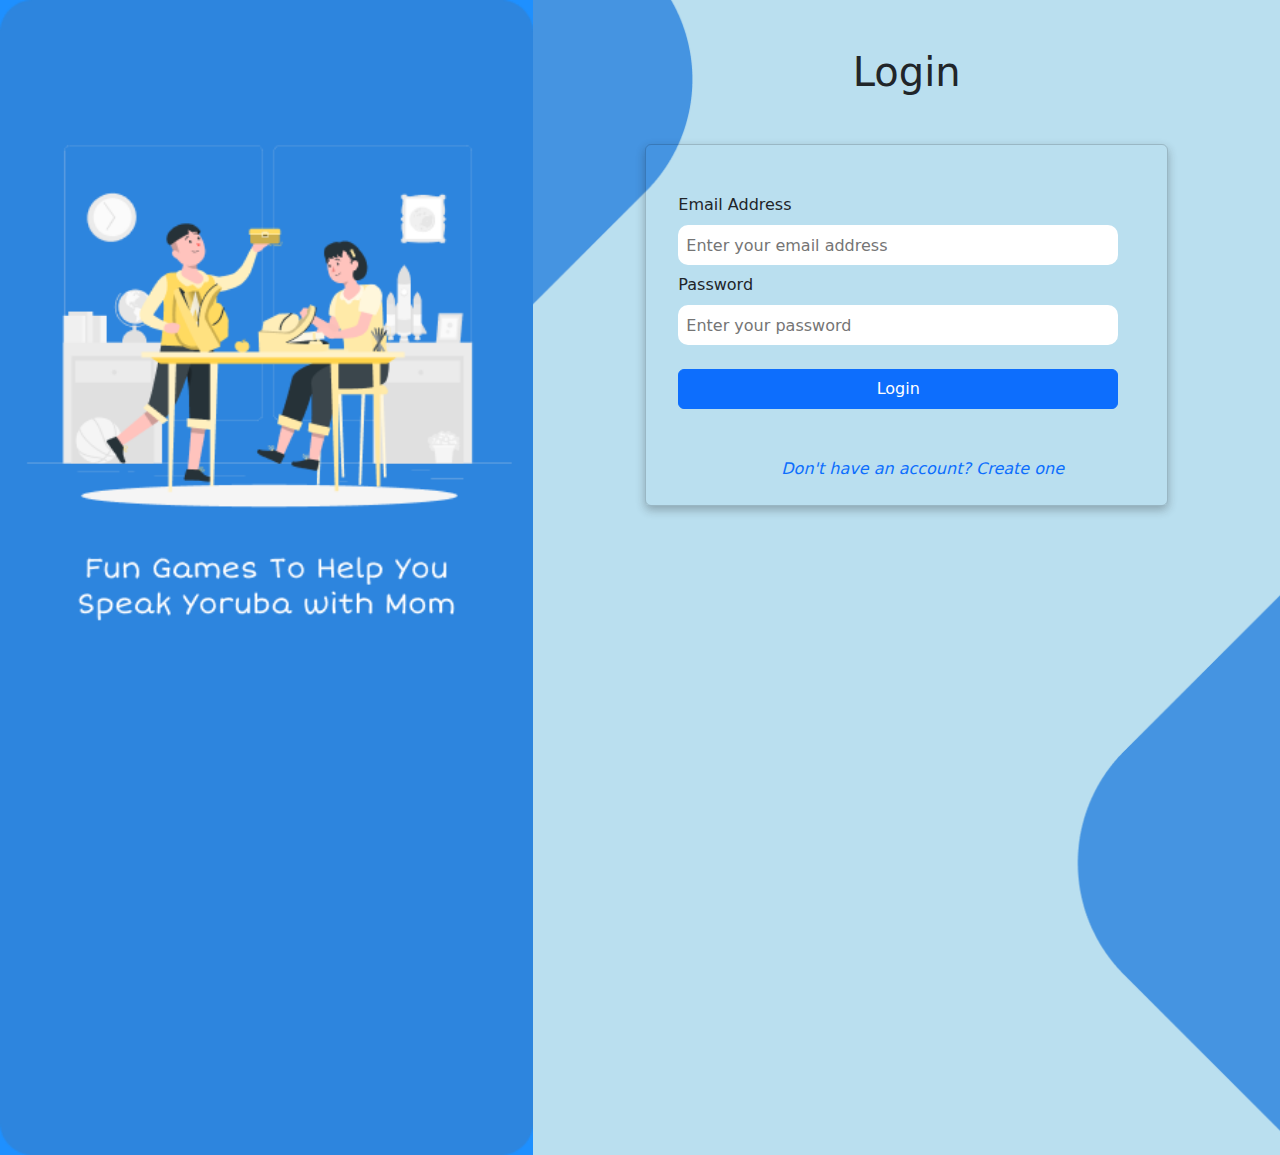
<file: index.html>
<!DOCTYPE html>
<html lang="en">
<head>
    <meta charset="UTF-8">
    <meta name="viewport" content="width=device-width, initial-scale=1.0">
    <title>Yoruba | Signin</title>
     <link rel="stylesheet" href="index.css"/>
    <link href="https://cdn.jsdelivr.net/npm/bootstrap@5.3.3/dist/css/bootstrap.min.css" rel="stylesheet" integrity="sha384-QWTKZyjpPEjISv5WaRU9OFeRpok6YctnYmDr5pNlyT2bRjXh0JMhjY6hW+ALEwIH" crossorigin="anonymous">
    <link rel="preconnect" href="https://fonts.googleapis.com">
<link rel="preconnect" href="https://fonts.gstatic.com" crossorigin>
<link href="https://fonts.googleapis.com/css2?family=Mulish:ital,wght@0,200..1000;1,200..1000&display=swap" rel="stylesheet">
   
</head>
<body>
    <main>
  <div class="row">
    <div class="col-sm-12 col-md-12 col-lg-5 col-xl-5 container1">
        <div class="image_container1 ">
              <img src="assets/images/welcome.png" alt="image" class="sigin_image"/>
            
        </div>

    </div>

    <div class="col-sm-12 col-md-12 col-lg-7 col-xl-7 container2">
      <h2 class="text-center mt-5 login">Login</h2>
      
      
      <form id="loginform" class="card mt-5 forms">
        <div>
        <label for="Email" class="font-mulish font-size-14 font-weight-600 pb-2">Email Address</label> <br>
        <input type="email" id="email" placeholder="Enter your email address" required  class="input_field px-2"> <br>
        <label for="Password" class="font-mulish font-size-14 font-weight-600 pb-2 pt-2">Password</label> <br>
        <input type="password" id="password" placeholder="Enter your password" required  class="input_field px-2"/>
      </div>

       <a href="dashboard.html" class="text-decoration-none">
        <button type="submit" class="login_button btn btn-primary font-weight-700 mt-4 mb-5 ">Login</button>
       </a>
      <div class="text-center pb-4">

         <a href="create.html" id="createaccount" class="text-decoration-none fst-italic ">Don't have an account? Create one</a>
        </div>
      </form>
    
    

        

    </div>



  </div>

  </main>
    







    <script src="https://cdn.jsdelivr.net/npm/bootstrap@5.3.3/dist/js/bootstrap.bundle.min.js" integrity="sha384-YvpcrYf0tY3lHB60NNkmXc5s9fDVZLESaAA55NDzOxhy9GkcIdslK1eN7N6jIeHz" crossorigin="anonymous"></script>
</body>
</html>
</file>
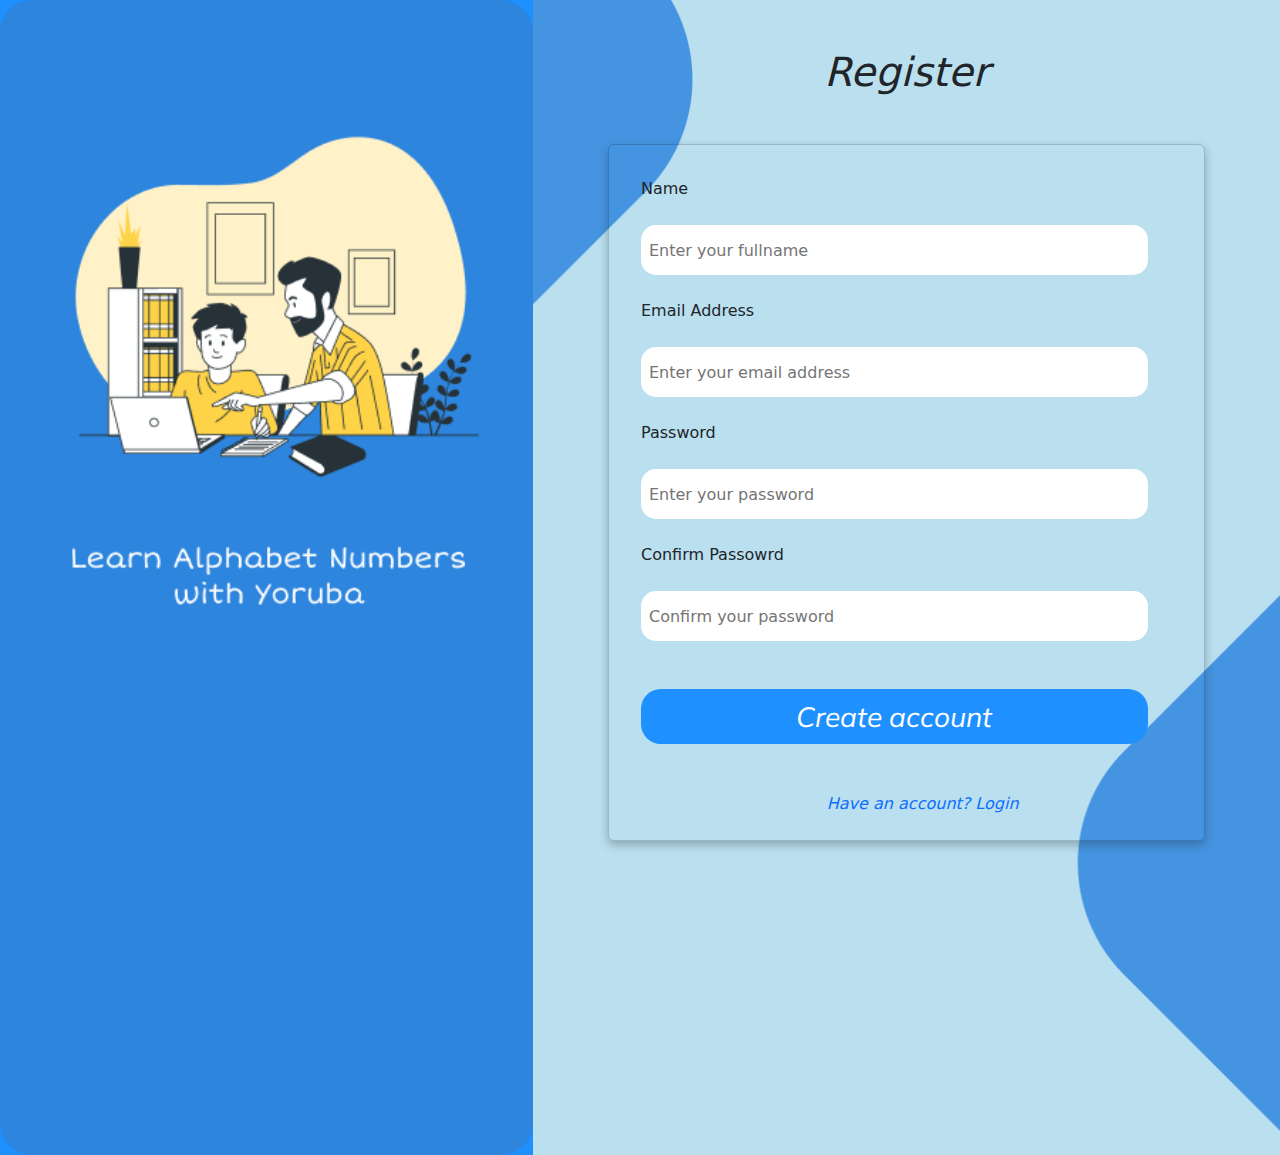
<file: create.html>
<!DOCTYPE html>
<html lang="en">
<head>
    <meta charset="UTF-8">
    <meta name="viewport" content="width=device-width, initial-scale=1.0">
    <title>Document</title>
    <link rel="stylesheet" href="style.css"/>
    <link href="https://cdn.jsdelivr.net/npm/bootstrap@5.3.3/dist/css/bootstrap.min.css" rel="stylesheet" integrity="sha384-QWTKZyjpPEjISv5WaRU9OFeRpok6YctnYmDr5pNlyT2bRjXh0JMhjY6hW+ALEwIH" crossorigin="anonymous">
    <link rel="preconnect" href="https://fonts.googleapis.com">
<link rel="preconnect" href="https://fonts.gstatic.com" crossorigin>
<link href="https://fonts.googleapis.com/css2?family=Mulish:ital,wght@0,200..1000;1,200..1000&display=swap" rel="stylesheet">
</head>
<body>
    <main>
        <div class="row">
            <div class="col-sm-12 col-md-12 col-lg-5 col-xlg-5">
                <div>
                    <img src="assetss/images/sigimg.png"alt="img"class="sign_image1"/>
                </div>





            </div>
            <div class="col col-sm-12 col-md-12 col-lg-7 col-xlg-7 container3">
                <h2 class="text-center  mt-5 register_text fs-1 fst-italic">Register</h2>

                <form id="registerform" class="card register mt-5">
                    
                    <label for="Name" class="font-mulish font-size-14 font-weight-600">Name</label> <br>
                    <input type="text" id="name"  required placeholder="Enter your fullname"class="input_filed1 px-2" /><br>
                    <label for="Email" class="font-mulish font-size-14 font-weight-600">Email Address</label> <br>
                    <input type="email" id="email" required placeholder="Enter your email address" class="input_filed1 px-2"/><br>
                    <label for="Password" class="font-mulish font-size-14 font-weight-600">Password</label><br>
                    <input type="password" id="password" required placeholder="Enter your password"class="input_filed1 px-2"><br>
                    <label for="password" class="font-mulish font-size-14 font-weight-600">Confirm Passowrd</label><br>
                    <input type="password" id="password" required placeholder="Confirm your password" class="input_filed1 px-2"/> <br>

                    
                        <a href="dashboard.html">
                            <button type="submit" class="text-white create_button mb-5 mt-4 fst-italic fs-3">Create account</button>
                        </a>


                    

                    
                    <div class="text-center pb-4">

                        <a href="index.html" class="text-decoration-none fst-italic" id="loginaccount">Have an account? Login</a>
                    </div>
                




                </form>










            </div>









        </div>









    </main>
    

























    <script src="https://cdn.jsdelivr.net/npm/bootstrap@5.3.3/dist/js/bootstrap.bundle.min.js" integrity="sha384-YvpcrYf0tY3lHB60NNkmXc5s9fDVZLESaAA55NDzOxhy9GkcIdslK1eN7N6jIeHz" crossorigin="anonymous"></script>
</body>
</html>
</file>
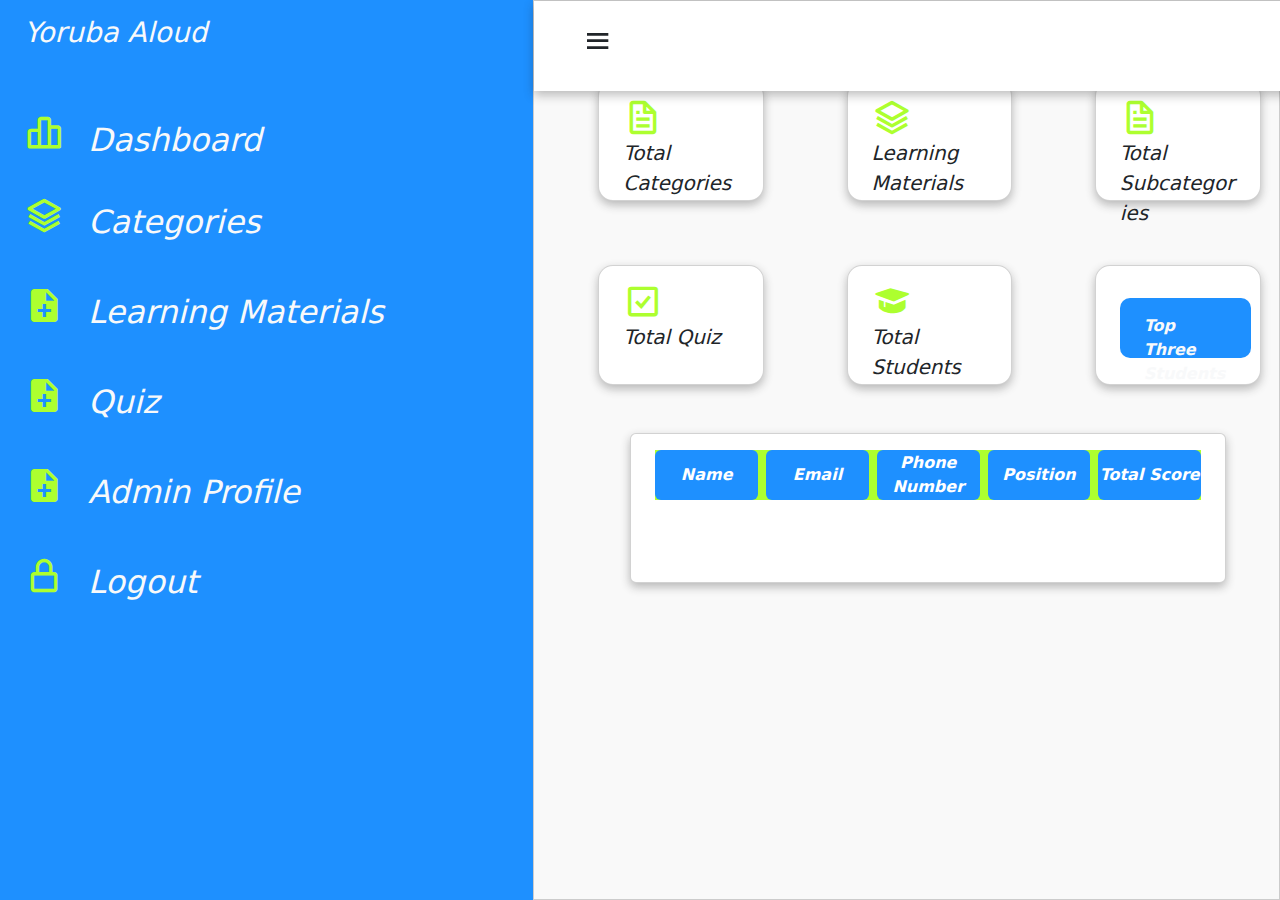
<file: dashboard.html>
<!DOCTYPE html>
<html lang="en">
  <head>
    <meta charset="UTF-8" />
    <meta name="viewport" content="width=device-width, initial-scale=1.0" />
    <title>Dashboard | Yoruba</title>
    <link rel="stylesheet" href="dashboard.css" />
    <link
      href="https://cdn.jsdelivr.net/npm/bootstrap@5.3.3/dist/css/bootstrap.min.css"
      rel="stylesheet"
      integrity="sha384-QWTKZyjpPEjISv5WaRU9OFeRpok6YctnYmDr5pNlyT2bRjXh0JMhjY6hW+ALEwIH"
      crossorigin="anonymous"
    />
    <link rel="preconnect" href="https://fonts.googleapis.com" />
    <link rel="preconnect" href="https://fonts.gstatic.com" crossorigin />
    <link
      href="https://fonts.googleapis.com/css2?family=Mulish:ital,wght@0,200..1000;1,200..1000&display=swap"
      rel="stylesheet"
    />
    <link
      href="https://unpkg.com/boxicons@2.1.4/css/boxicons.min.css"
      rel="stylesheet"
    />
  </head>
  <body>
    <main>
      <div class="row">
        <div class="col-sm-12 col-md-12 col-lg-5 col-xlg-5 coontainer1">
          <h3 class="fst-italic pt-3 text-light px-4">Yoruba Aloud</h3>

          <div class="dashboard_items">
            <p class="fs-2 fst-italic text-light dashboard_content">
              <i class="bx bx-bar-chart-alt-2 px-4 fs-1 font_icons"></i
              >Dashboard
            </p>
            <br />

            <p class="fs-2 fst-italic py-2 text-light dashboard_content">
              <i class="bx bx-layer px-4 fs-1 font_icons"></i>Categories
            </p>
            <br />

            <p class="fs-2 fst-italic py-2 text-light dashboard_content">
              <i class="bx bxs-file-plus px-4 fs-1 font_icons"></i>Learning
              Materials
            </p>
            <br />
            <p class="fs-2 fst-italic py-2 text-light dashboard_content">
              <i class="bx bxs-file-plus px-4 fs-1 font_icons"></i>Quiz
            </p>
            <br />
            <p class="fs-2 fst-italic py-2 text-light dashboard_content">
              <i class="bx bxs-file-plus px-4 fs-1 font_icons"></i>Admin Profile
            </p>
            <br />
            <p class="fs-2 fst-italic py-2 text-light dashboard_content">
              <i class="bx bx-lock-alt px-4 fs-1 font_icons"></i>Logout
            </p>
          </div>
        </div>
        <div class="col-sm-12 col-md-12 col-lg-7 col-xlg-7 dashobard_link scrollable1">
          

            <header class="menu_header" >
                <div class="second_container">
            <i class="bx bx-menu pt-4 fs-2 px-5 menu_icon" id="nav_icon"></i>
          </div>
        </header>

          <div class="dashboard_catergory">
            <div class="category_list card bg-white">
              <i class="bx bx-file fs-1 px-4 category_icon"></i>
              <p class="px-4 fs-5 fst-italic">Total Categories</p>
            </div>
            <div class="category_list card bg-white">
              <i class="bx bx-layer fs-1 px-4 category_icon"></i>
              <p class="px-4 fs-5 fst-italic">Learning Materials</p>
            </div>
            <div class="category_list card bg-white">
              <i class="bx bx-file fs-1 px-4 category_icon"></i>
              <p class="px-4 fs-5 fst-italic">Total Subcategories</p>
            </div>

            <div class="category_list card bg-white">
              <i class="bx bx-check-square fs-1 px-4 category_icon"></i>
              <p class="px-4 fs-5 fst-italic">Total Quiz</p>
            </div>

            <div class="category_list card bg-white">
              <i class="bx bxs-graduation fs-1 px-4 category_icon"></i>
              <p class="fs-5 fst-italic px-4">Total Students</p>
            </div>
            <div class="category_list card bg-white">
              <p
                class="fs-6 fw-bolder text-light fst-italic px-4 top_students mx-4"
              >
                Top Three Students
              </p>
            </div>
        </div>

            <div class="card mt-5 card_details scrollable">
              <div class="d-flex gap-2 mx-4 card_con mt-3">
                <p class="fs-6 text-center fw-bolder fst-italic card card_info">
                  Name
                </p>
                <p class="fs-6 text-center fw-bolder fst-italic card card_info">
                  Email
                </p>
                <p
                  class="fs-6 text-center fw-bolder fst-italic card card_info phone"
                >
                  Phone Number
                </p>
                <p class="fs-6 text-center fw-bolder fst-italic card card_info">
                  Position
                </p>
                <p class="fs-6 text-center fw-bolder fst-italic card card_info">
                  Total Score
                </p>
              </div>
            </div>
          
        </div>
      </div>
    </main>

    <script
      src="https://cdn.jsdelivr.net/npm/bootstrap@5.3.3/dist/js/bootstrap.bundle.min.js"
      integrity="sha384-YvpcrYf0tY3lHB60NNkmXc5s9fDVZLESaAA55NDzOxhy9GkcIdslK1eN7N6jIeHz"
      crossorigin="anonymous"
    ></script>
  </body>
</html>
</file>
<file: index.css>
*{
    margin: 0 !important;
    padding: 0 !important;
    box-sizing: border-box;   
}

body{
height: 100%;
    

}

.sigin_image{
    width: 100%;
    background-color: dodgerblue;
}
.container2{
    background-image: url(assets/images/spec.png);
    background-repeat: no-repeat;
    background-size: cover;
    background-position: center;
}

.forms{
    border-radius: 22px;
    width: 70%;
    height: 300px;
    padding-left: 2em !important;
    padding-top: 3em !important;
    margin-inline: auto !important;
    box-shadow: 0 4px 10px rgba(34, 34, 34, 0.3);
    background-color: transparent !important;
    
}

.input_field{
    width: 90%;
    height: 40px;
    border-radius: 5px;
    outline: none;
    border: none;
    border-radius: 10px;
   
}

.login{
    font-size: 40px;
    font-size: "mulish";
}

.login_button{
    width: 90%;
    height: 40px;
}


@media (min-width:730px) and (max-width:992px){
    .login_details{
        width: 100%;
        margin-left: 0em !important;        
        
    }
    .sigin_image{
        display: none;
    }
    .container2{    
        height: 100vh;
        
    }


}

@media (max-width:600px){
    .login_details{
        width: 100%;
        margin-left: 0em !important;        
        
    }

    .sigin_image{
        display: none;
    }
    .container2{    
        height: 100vh;
        
    }

   
}
</file>
<file: style.css>
*{
    box-sizing: border-box;
    padding: 0 !important;
    margin: 0 !important;
}

.sign_image1{
    width: 100%;
    background-color: dodgerblue;
}

body{
    height: 100%;
}

.container3{
    background-image: url(assets/images/spec.png);
    background-position: center;
    background-repeat: no-repeat;
    background-size: cover;
}


.register{
    border-radius: 40px;
    width: 80%;
    height:700px ;
    padding-left: 2em !important;
    padding-top: 2em !important;
    margin-inline: auto !important;
    box-shadow: 0 4px 10px rgba(34, 34, 34, 0.3);
    background-color: transparent !important;
}

.input_filed1{
    width: 90%;
    height: 50px;
    border-radius: 15px;
    outline: none;
    border: none;
}

.create_button{
    width: 90%;
    height:55px;
    border-radius: 20px;
    font-family: "Mulish", sans-serif, Arial, Helvetica, serif;
    background-color: dodgerblue;
    border: none;
}

@media (min-width:730px) and (max-width:1200px){
    .sign_image1{
        display: none;


    }

    
.container3{
    height: 100vh;
}

}


@media (max-width:600px){
       .sign_image1{
        display: none;


    }

    
.container3{
    height: 100vh;
}
}
</file>
<file: dashboard.css>
*{
    padding: 0 !important;
    box-sizing: border-box;
    margin: 0 !important;
}

.coontainer1{
    background-color: dodgerblue;
    height: 100vh;
}

.dashboard_items{
    padding-top: 4em !important;
    
    
}

.font_icons{
    color: greenyellow;
}

.menu_icon{
    position: relative;
}

.dashboard_catergory{
    padding-left: 4em !important;
    padding-top: 5em !important;
    display: grid;
    grid-template-columns: repeat(3, 1fr);
    gap: 4em;
}

.top_students{
    width: 80% !important;
    background-color: dodgerblue !important;
    height: 60px;
    border-radius: 10px;
    padding-top: 1em !important;
    margin-top: 1em !important;
    

    

  
    
}

.category_icon{
    color: greenyellow;
}

.category_list {
    width: 90%;
    height: 120px !important;
    padding-top: 1em !important;
    box-shadow: 0 4px 10px rgba(34, 34, 34, 0.3);
    border-radius: 15px !important;
   
}

.card_details{
    width: 80%;
    height: 150px !important;
    box-shadow: 0 4px 10px rgba(34, 34, 34, 0.3);
    margin-left: 6em !important;

}

.card_info{
    width: 70%;
    height: 50px !important;
    background-color: dodgerblue !important;
    color: white !important;
    justify-content: center;
    border: none !important;
}

.card_con{
    background-color: greenyellow;
}

.dashboard_content:hover{
    background-color: white;
    color: black !important;
    cursor: pointer;
}

.scrollable {
    height: 200px; /* Set the height you want */
    overflow-y: scroll; /* Add vertical scrolling */
    border: 1px solid #ccc; /* Optional: adds a border */
    padding: 10px; /* Optional: adds some padding */
    background-color: #f9f9f9; /* Optional: background color */
    overflow-x: scroll; /* Add horizontal scrolling */

}
.scrollable1{
    height: 100vh; /* Set the height you want */
    overflow-y: scroll; /* Add vertical scrolling */
    border: 1px solid #ccc; /* Optional: adds a border */
    padding: 10px; /* Optional: adds some padding */
    background-color: #f9f9f9; /* Optional: background color */
}

.menu_header{
    position: fixed;
    z-index: 999;
    background: white;
    width: 100%;
    height: 10vh;
    box-shadow: 0 4px 10px rgba(34, 34, 34, 0.3);
}


@media (min-width:730px) and (max-width:1030px){

    
    .dashboard_catergory{
        padding-left: 2em !important;
        grid-template-columns: repeat(2, 4fr);
    }


    .card_details{
        width: 80%;
        margin-left:2em !important;
        height: fit-content !important;
    
    }


    .card_con{
        flex-direction: column;
        
    }

}

@media (max-width:600px){




    .dashboard_catergory{
        padding-left: 2em !important;
        grid-template-columns: repeat(1, 6fr);
    }


    .card_details{
        width: 80%;
        margin-left:2em !important;
        height: fit-content !important;
    
    }


    .card_con{
        flex-direction: column;
        
    }

    .dashobard_link{
        display: none;
    }
}
</file>
